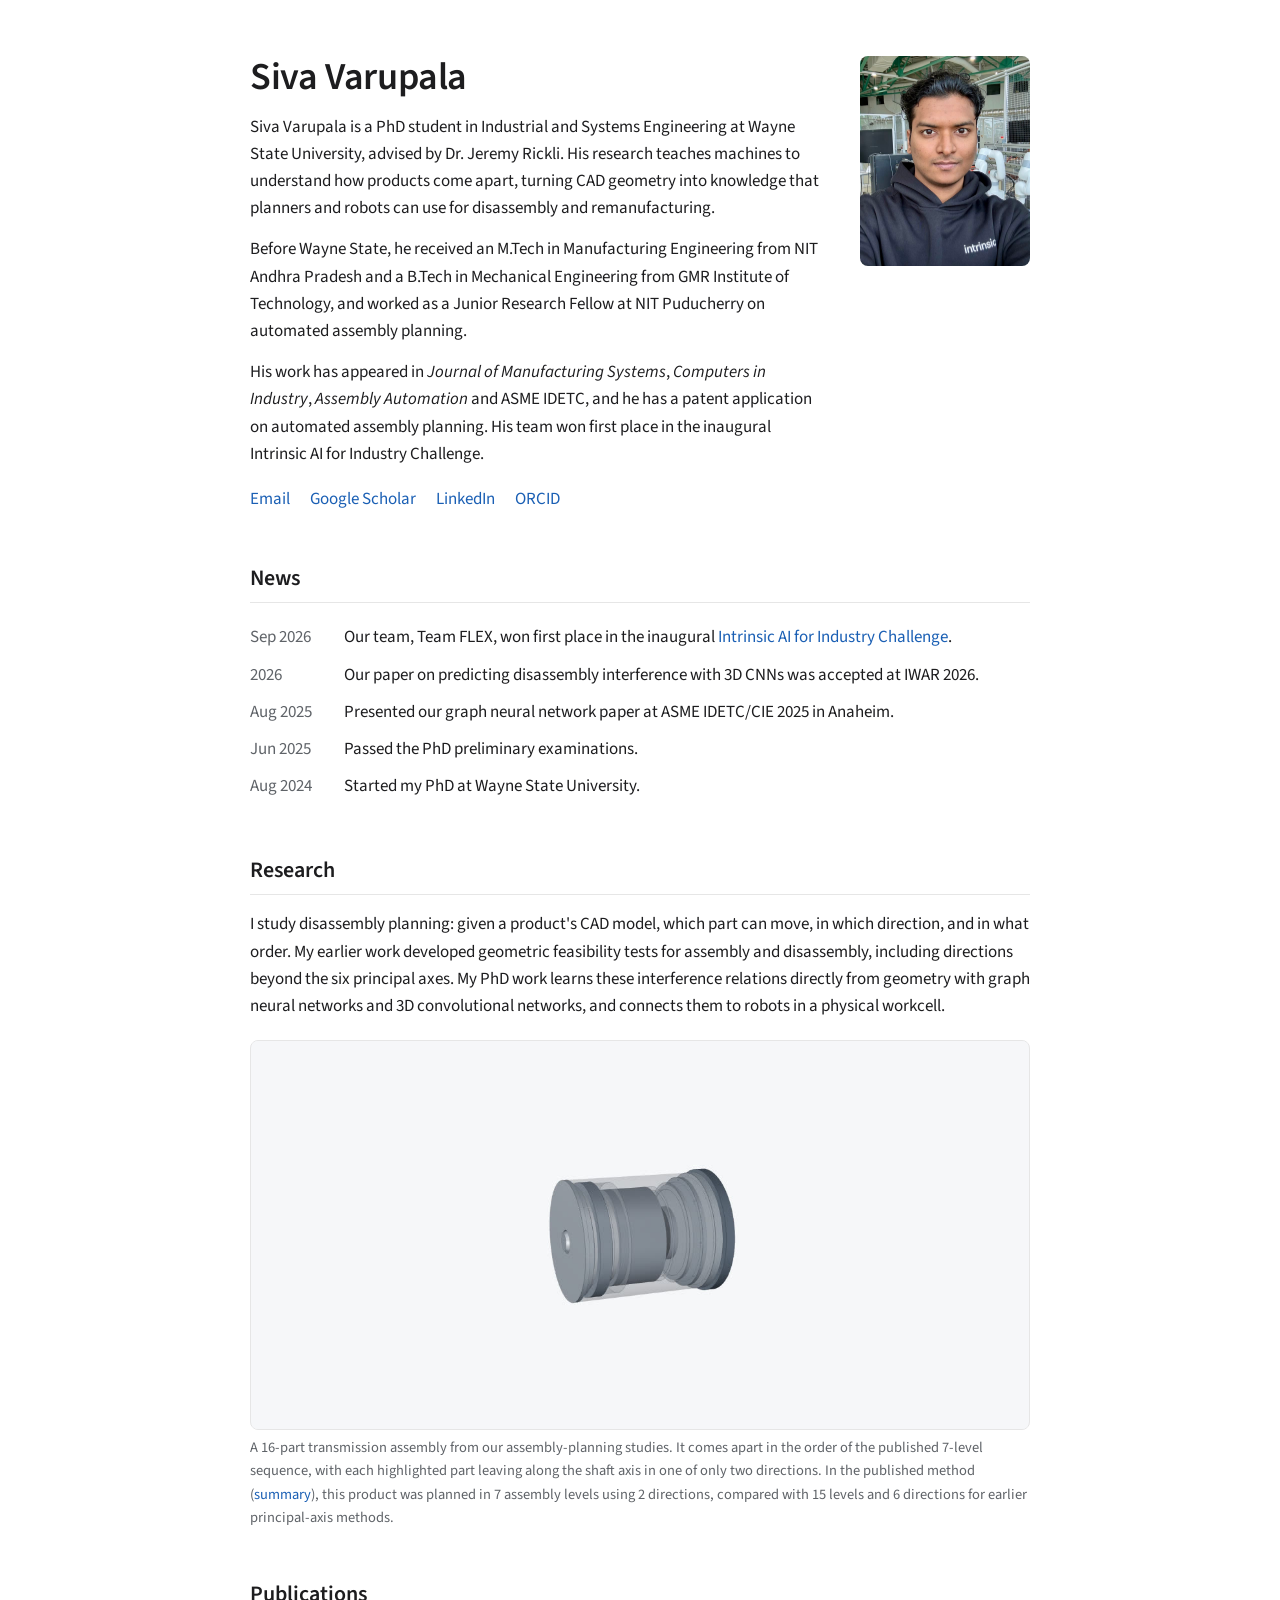
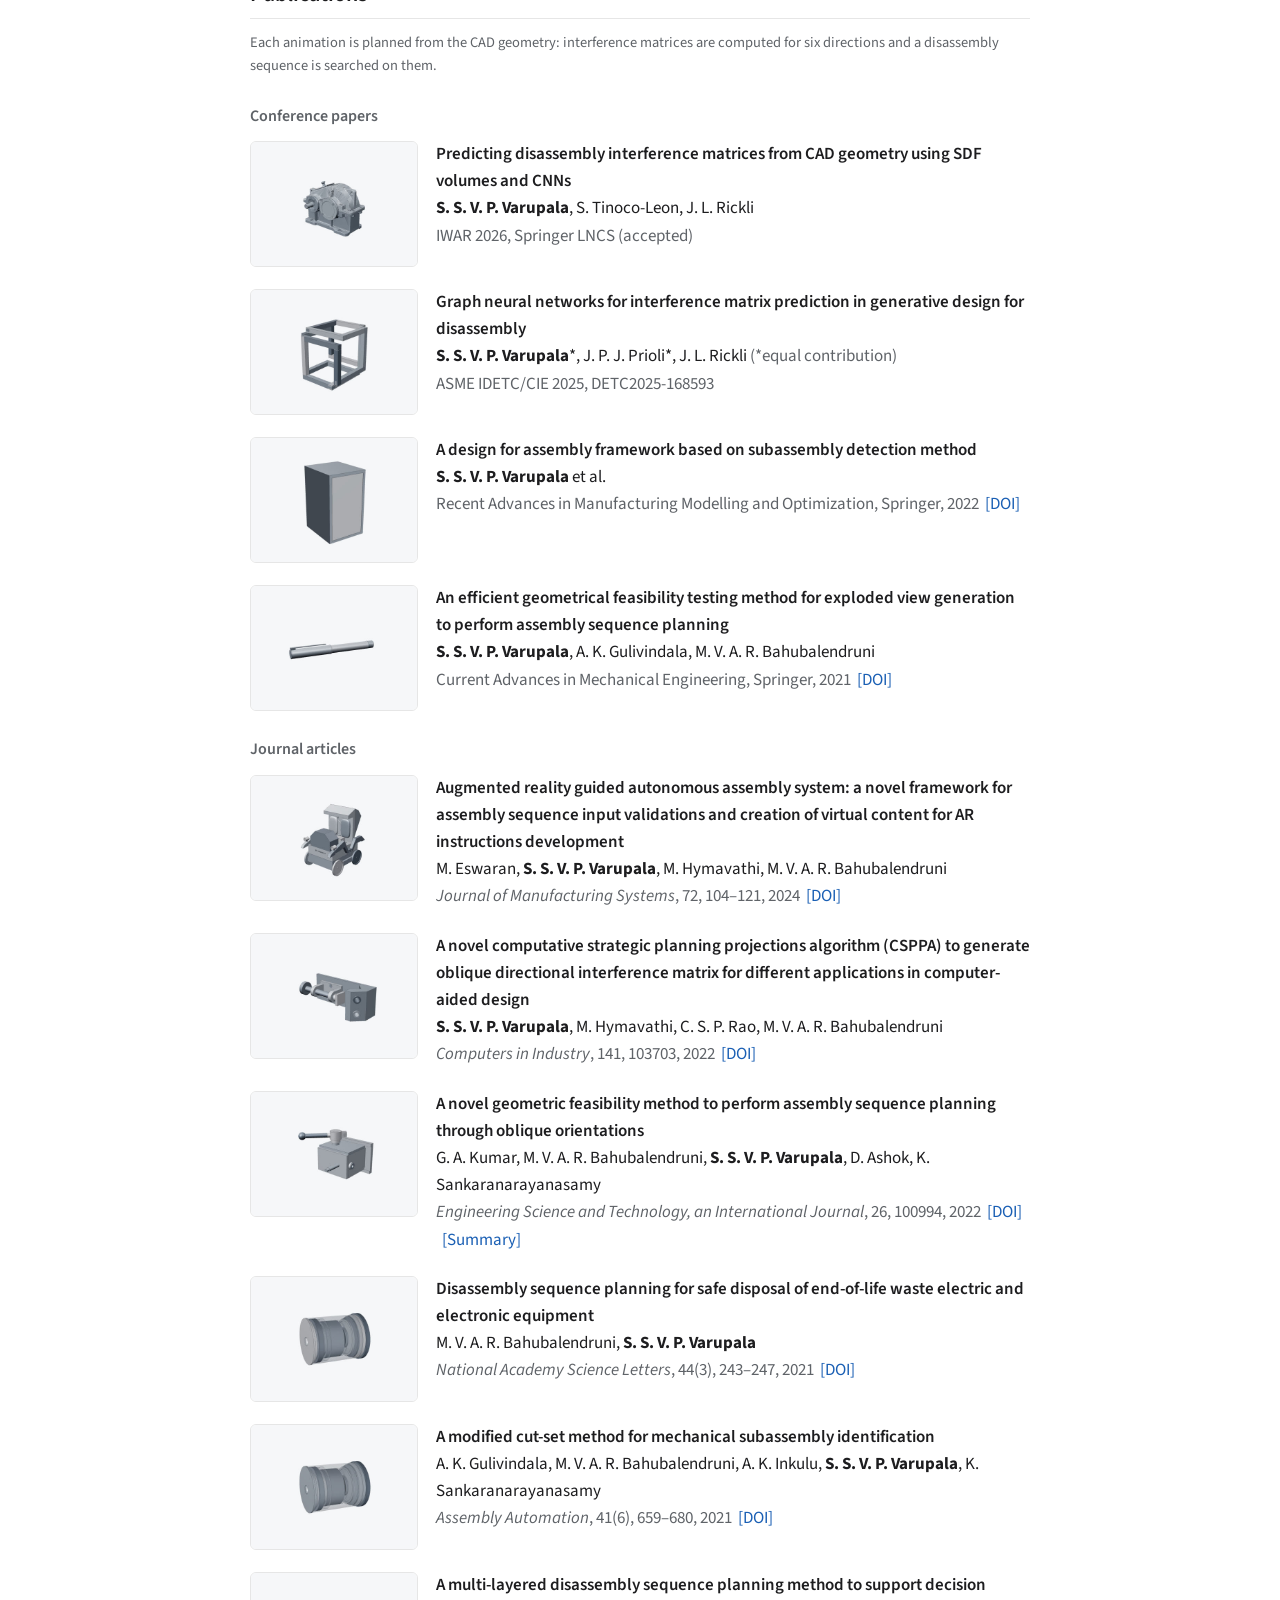
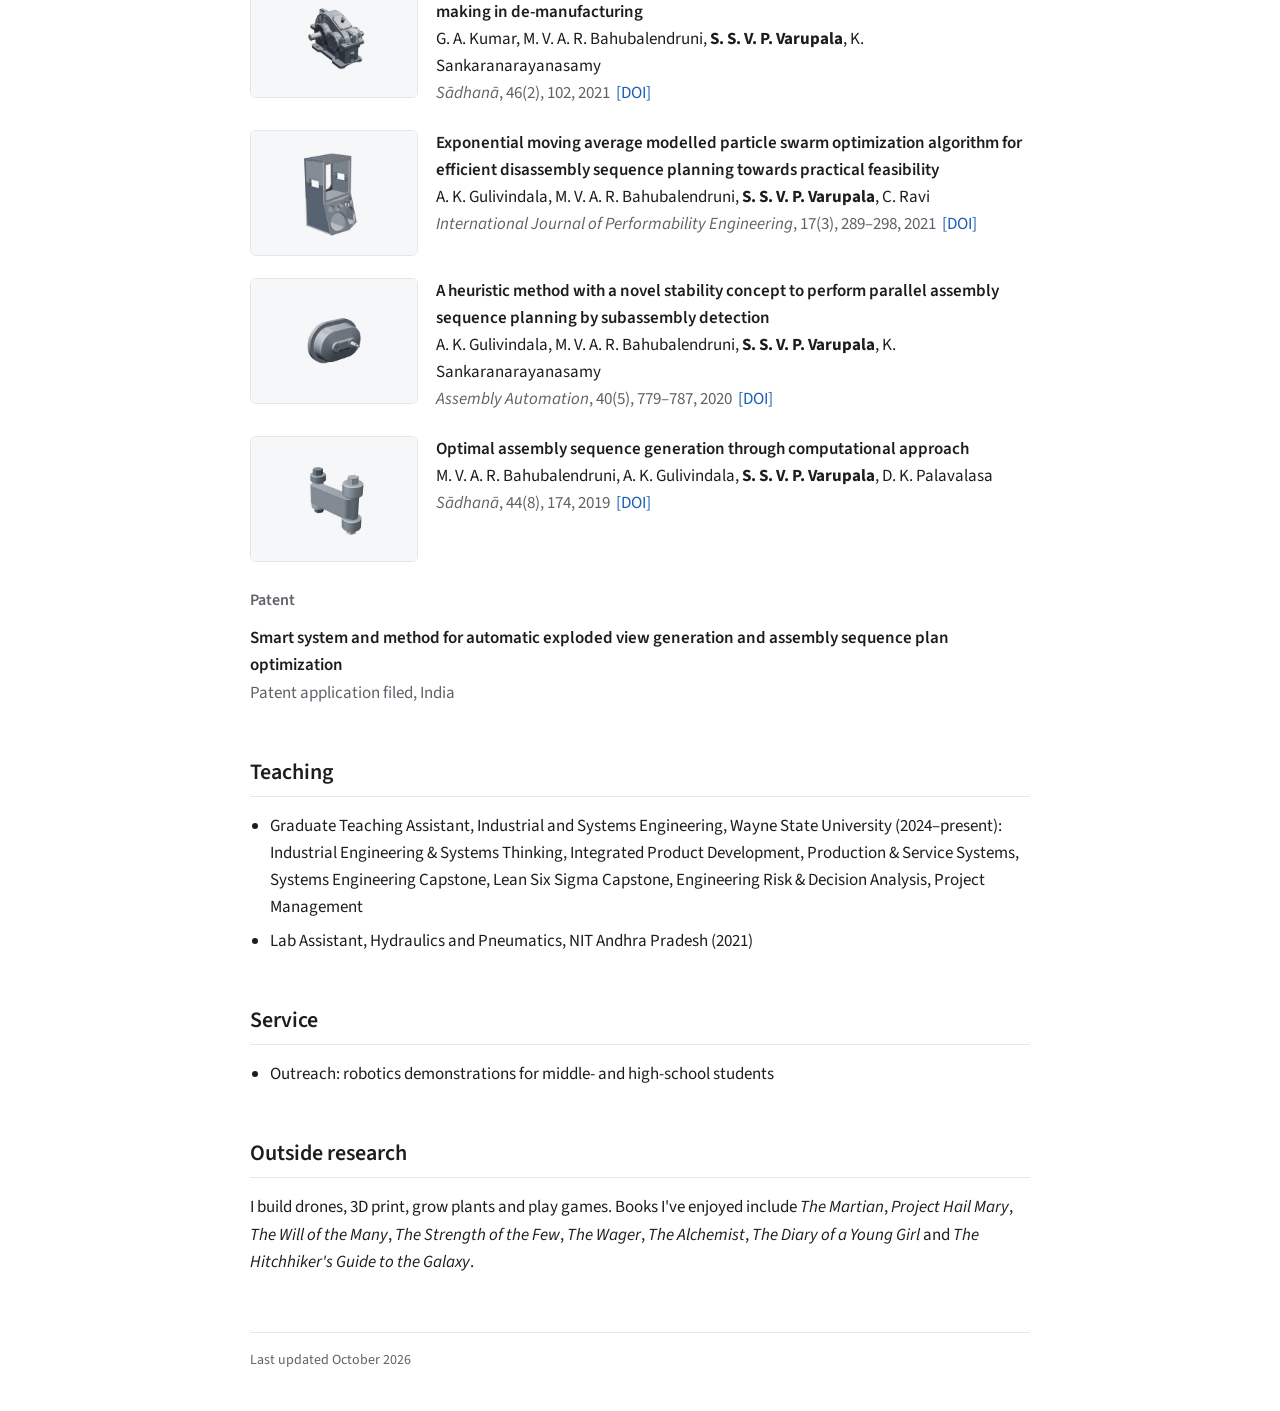
<file: index.html>
<!doctype html>
<html lang="en">
<head>
  <meta charset="utf-8" />
  <meta name="viewport" content="width=device-width, initial-scale=1" />
  <title>Siva Varupala</title>
  <meta name="description" content="Siva Varupala is a PhD student in Industrial and Systems Engineering at Wayne State University working on CAD-based disassembly planning and robotic disassembly." />
  <link rel="preconnect" href="https://fonts.googleapis.com" />
  <link rel="preconnect" href="https://fonts.gstatic.com" crossorigin />
  <link href="https://fonts.googleapis.com/css2?family=Source+Sans+3:wght@400;600&display=swap" rel="stylesheet" />
  <link rel="stylesheet" href="assets/css/site.css?v=3" />
</head>
<body>
  <main class="page">

    <header class="intro">
      <div>
        <h1>Siva Varupala</h1>
        <p>Siva Varupala is a PhD student in Industrial and Systems Engineering at Wayne State University, advised by Dr. Jeremy Rickli. His research teaches machines to understand how products come apart, turning CAD geometry into knowledge that planners and robots can use for disassembly and remanufacturing.</p>
        <p>Before Wayne State, he received an M.Tech in Manufacturing Engineering from NIT Andhra Pradesh and a B.Tech in Mechanical Engineering from GMR Institute of Technology, and worked as a Junior Research Fellow at NIT Puducherry on automated assembly planning.</p>
        <p>His work has appeared in <i>Journal of Manufacturing Systems</i>, <i>Computers in Industry</i>, <i>Assembly Automation</i> and ASME IDETC, and he has a patent application on automated assembly planning. His team won first place in the inaugural Intrinsic AI for Industry Challenge.</p>
        <div class="links">
          <a href="mailto:siva.varupala@gmail.com">Email</a>
          <!-- hidden for now: <a href="assets/cv/Varupala_CV.pdf" target="_blank" rel="noopener">CV</a> -->
          <a href="https://scholar.google.com/citations?user=gaBYi3kAAAAJ" target="_blank" rel="noopener">Google Scholar</a>
          <a href="https://www.linkedin.com/in/sivavarupala/" target="_blank" rel="noopener">LinkedIn</a>
          <!-- hidden for now: <a href="https://github.com/sivavarupala" target="_blank" rel="noopener">GitHub</a> -->
          <a href="https://orcid.org/0000-0002-7082-4203" target="_blank" rel="noopener">ORCID</a>
        </div>
      </div>
      <img class="photo" src="assets/img/portrait.jpg" alt="Siva Varupala in the robotics lab" width="680" height="850" />
    </header>

    <section>
      <h2>News</h2>
      <ul class="news">
        <li><span class="date">Sep 2026</span><span>Our team, Team FLEX, won first place in the inaugural <a href="https://www.intrinsic.ai/blog/posts/ai-for-industry-challenge" target="_blank" rel="noopener">Intrinsic AI for Industry Challenge</a>.</span></li>
        <li><span class="date">2026</span><span>Our paper on predicting disassembly interference with 3D CNNs was accepted at IWAR 2026.</span></li>
        <li><span class="date">Aug 2025</span><span>Presented our graph neural network paper at ASME IDETC/CIE 2025 in Anaheim.</span></li>
        <li><span class="date">Jun 2025</span><span>Passed the PhD preliminary examinations.</span></li>
        <li><span class="date">Aug 2024</span><span>Started my PhD at Wayne State University.</span></li>
      </ul>
    </section>

    <section>
      <h2>Research</h2>
      <p>I study disassembly planning: given a product's CAD model, which part can move, in which direction, and in what order. My earlier work developed geometric feasibility tests for assembly and disassembly, including directions beyond the six principal axes. My PhD work learns these interference relations directly from geometry with graph neural networks and 3D convolutional networks, and connects them to robots in a physical workcell.</p>

      <video class="hero-video" src="assets/video/hero.mp4" poster="assets/video/hero.jpg" autoplay muted loop playsinline preload="metadata" width="1200" height="600" aria-label="Animation of a 16-part transmission assembly being disassembled part by part along its shaft axis"></video>
      <p class="caption">A 16-part transmission assembly from our assembly-planning studies. It comes apart in the order of the published 7-level sequence, with each highlighted part leaving along the shaft axis in one of only two directions. In the published method (<a href="research/oblique-assembly-planning.html">summary</a>), this product was planned in 7 assembly levels using 2 directions, compared with 15 levels and 6 directions for earlier principal-axis methods.</p>
    </section>

    <section>
      <h2>Publications</h2>

      <p class="caption" style="margin-top:-4px">Each animation is planned from the CAD geometry: interference matrices are computed for six directions and a disassembly sequence is searched on them.</p>

      <p class="subhead">Conference papers</p>
      <ul class="pubs">
        <li class="pub"><video class="thumb" src="assets/video/iwar26.mp4" poster="assets/video/iwar26.jpg" autoplay muted loop playsinline preload="metadata" width="480" height="360" aria-hidden="true"></video><div><span class="title">Predicting disassembly interference matrices from CAD geometry using SDF volumes and CNNs</span>
          <span class="authors"><b>S. S. V. P. Varupala</b>, S. Tinoco-Leon, J. L. Rickli</span>
          <span class="venue">IWAR 2026, Springer LNCS (accepted)</span></div></li>
        <li class="pub"><video class="thumb" src="assets/video/idetc25.mp4" poster="assets/video/idetc25.jpg" autoplay muted loop playsinline preload="metadata" width="480" height="360" aria-hidden="true"></video><div><span class="title">Graph neural networks for interference matrix prediction in generative design for disassembly</span>
          <span class="authors"><b>S. S. V. P. Varupala</b>*, J. P. J. Prioli*, J. L. Rickli <span class="muted">(*equal contribution)</span></span>
          <span class="venue">ASME IDETC/CIE 2025, DETC2025-168593</span></div></li>
        <li class="pub"><video class="thumb" src="assets/video/dfa22.mp4" poster="assets/video/dfa22.jpg" autoplay muted loop playsinline preload="metadata" width="480" height="360" aria-hidden="true"></video><div><span class="title">A design for assembly framework based on subassembly detection method</span>
          <span class="authors"><b>S. S. V. P. Varupala</b> et al.</span>
          <span class="venue">Recent Advances in Manufacturing Modelling and Optimization, Springer, 2022<a href="https://doi.org/10.1007/978-981-16-9952-8_43" target="_blank" rel="noopener">[DOI]</a></span></div></li>
        <li class="pub"><video class="thumb" src="assets/video/exploded21.mp4" poster="assets/video/exploded21.jpg" autoplay muted loop playsinline preload="metadata" width="480" height="360" aria-hidden="true"></video><div><span class="title">An efficient geometrical feasibility testing method for exploded view generation to perform assembly sequence planning</span>
          <span class="authors"><b>S. S. V. P. Varupala</b>, A. K. Gulivindala, M. V. A. R. Bahubalendruni</span>
          <span class="venue">Current Advances in Mechanical Engineering, Springer, 2021<a href="https://doi.org/10.1007/978-981-33-4795-3_89" target="_blank" rel="noopener">[DOI]</a></span></div></li>
      </ul>

      <p class="subhead">Journal articles</p>
      <ul class="pubs">
        <li class="pub"><video class="thumb" src="assets/video/jms24.mp4" poster="assets/video/jms24.jpg" autoplay muted loop playsinline preload="metadata" width="480" height="360" aria-hidden="true"></video><div><span class="title">Augmented reality guided autonomous assembly system: a novel framework for assembly sequence input validations and creation of virtual content for AR instructions development</span>
          <span class="authors">M. Eswaran, <b>S. S. V. P. Varupala</b>, M. Hymavathi, M. V. A. R. Bahubalendruni</span>
          <span class="venue"><i>Journal of Manufacturing Systems</i>, 72, 104–121, 2024<a href="https://doi.org/10.1016/j.jmsy.2023.11.002" target="_blank" rel="noopener">[DOI]</a></span></div></li>
        <li class="pub"><video class="thumb" src="assets/video/csppa22.mp4" poster="assets/video/csppa22.jpg" autoplay muted loop playsinline preload="metadata" width="480" height="360" aria-hidden="true"></video><div><span class="title">A novel computative strategic planning projections algorithm (CSPPA) to generate oblique directional interference matrix for different applications in computer-aided design</span>
          <span class="authors"><b>S. S. V. P. Varupala</b>, M. Hymavathi, C. S. P. Rao, M. V. A. R. Bahubalendruni</span>
          <span class="venue"><i>Computers in Industry</i>, 141, 103703, 2022<a href="https://doi.org/10.1016/j.compind.2022.103703" target="_blank" rel="noopener">[DOI]</a></span></div></li>
        <li class="pub"><video class="thumb" src="assets/video/estij22.mp4" poster="assets/video/estij22.jpg" autoplay muted loop playsinline preload="metadata" width="480" height="360" aria-hidden="true"></video><div><span class="title">A novel geometric feasibility method to perform assembly sequence planning through oblique orientations</span>
          <span class="authors">G. A. Kumar, M. V. A. R. Bahubalendruni, <b>S. S. V. P. Varupala</b>, D. Ashok, K. Sankaranarayanasamy</span>
          <span class="venue"><i>Engineering Science and Technology, an International Journal</i>, 26, 100994, 2022<a href="https://doi.org/10.1016/j.jestch.2021.04.013" target="_blank" rel="noopener">[DOI]</a><a href="research/oblique-assembly-planning.html">[Summary]</a></span></div></li>
        <li class="pub"><video class="thumb" src="assets/video/nasl21.mp4" poster="assets/video/nasl21.jpg" autoplay muted loop playsinline preload="metadata" width="480" height="360" aria-hidden="true"></video><div><span class="title">Disassembly sequence planning for safe disposal of end-of-life waste electric and electronic equipment</span>
          <span class="authors">M. V. A. R. Bahubalendruni, <b>S. S. V. P. Varupala</b></span>
          <span class="venue"><i>National Academy Science Letters</i>, 44(3), 243–247, 2021<a href="https://doi.org/10.1007/s40009-020-00994-0" target="_blank" rel="noopener">[DOI]</a></span></div></li>
        <li class="pub"><video class="thumb" src="assets/video/cutset21.mp4" poster="assets/video/cutset21.jpg" autoplay muted loop playsinline preload="metadata" width="480" height="360" aria-hidden="true"></video><div><span class="title">A modified cut-set method for mechanical subassembly identification</span>
          <span class="authors">A. K. Gulivindala, M. V. A. R. Bahubalendruni, A. K. Inkulu, <b>S. S. V. P. Varupala</b>, K. Sankaranarayanasamy</span>
          <span class="venue"><i>Assembly Automation</i>, 41(6), 659–680, 2021<a href="https://doi.org/10.1108/AA-05-2021-0057" target="_blank" rel="noopener">[DOI]</a></span></div></li>
        <li class="pub"><video class="thumb" src="assets/video/multilayer21.mp4" poster="assets/video/multilayer21.jpg" autoplay muted loop playsinline preload="metadata" width="480" height="360" aria-hidden="true"></video><div><span class="title">A multi-layered disassembly sequence planning method to support decision making in de-manufacturing</span>
          <span class="authors">G. A. Kumar, M. V. A. R. Bahubalendruni, <b>S. S. V. P. Varupala</b>, K. Sankaranarayanasamy</span>
          <span class="venue"><i>Sādhanā</i>, 46(2), 102, 2021<a href="https://doi.org/10.1007/s12046-021-01622-3" target="_blank" rel="noopener">[DOI]</a></span></div></li>
        <li class="pub"><video class="thumb" src="assets/video/ijpe21.mp4" poster="assets/video/ijpe21.jpg" autoplay muted loop playsinline preload="metadata" width="480" height="360" aria-hidden="true"></video><div><span class="title">Exponential moving average modelled particle swarm optimization algorithm for efficient disassembly sequence planning towards practical feasibility</span>
          <span class="authors">A. K. Gulivindala, M. V. A. R. Bahubalendruni, <b>S. S. V. P. Varupala</b>, C. Ravi</span>
          <span class="venue"><i>International Journal of Performability Engineering</i>, 17(3), 289–298, 2021<a href="https://doi.org/10.23940/ijpe.21.03.p4.289298" target="_blank" rel="noopener">[DOI]</a></span></div></li>
        <li class="pub"><video class="thumb" src="assets/video/heuristic20.mp4" poster="assets/video/heuristic20.jpg" autoplay muted loop playsinline preload="metadata" width="480" height="360" aria-hidden="true"></video><div><span class="title">A heuristic method with a novel stability concept to perform parallel assembly sequence planning by subassembly detection</span>
          <span class="authors">A. K. Gulivindala, M. V. A. R. Bahubalendruni, <b>S. S. V. P. Varupala</b>, K. Sankaranarayanasamy</span>
          <span class="venue"><i>Assembly Automation</i>, 40(5), 779–787, 2020<a href="https://doi.org/10.1108/AA-01-2020-0017" target="_blank" rel="noopener">[DOI]</a></span></div></li>
        <li class="pub"><video class="thumb" src="assets/video/sadhana19.mp4" poster="assets/video/sadhana19.jpg" autoplay muted loop playsinline preload="metadata" width="480" height="360" aria-hidden="true"></video><div><span class="title">Optimal assembly sequence generation through computational approach</span>
          <span class="authors">M. V. A. R. Bahubalendruni, A. K. Gulivindala, <b>S. S. V. P. Varupala</b>, D. K. Palavalasa</span>
          <span class="venue"><i>Sādhanā</i>, 44(8), 174, 2019<a href="https://doi.org/10.1007/s12046-019-1157-2" target="_blank" rel="noopener">[DOI]</a></span></div></li>
      </ul>

      <p class="subhead">Patent</p>
      <ul class="pubs">
        <li><span class="title">Smart system and method for automatic exploded view generation and assembly sequence plan optimization</span>
          <span class="venue">Patent application filed, India</span></li>
      </ul>
    </section>

    <section>
      <h2>Teaching</h2>
      <ul class="plain">
        <li>Graduate Teaching Assistant, Industrial and Systems Engineering, Wayne State University (2024–present): Industrial Engineering &amp; Systems Thinking, Integrated Product Development, Production &amp; Service Systems, Systems Engineering Capstone, Lean Six Sigma Capstone, Engineering Risk &amp; Decision Analysis, Project Management</li>
        <li>Lab Assistant, Hydraulics and Pneumatics, NIT Andhra Pradesh (2021)</li>
      </ul>
    </section>

    <section>
      <h2>Service</h2>
      <ul class="plain">
        <li>Outreach: robotics demonstrations for middle- and high-school students</li>
      </ul>
    </section>

    <section>
      <h2>Outside research</h2>
      <p>I build drones, 3D print, grow plants and play games. Books I've enjoyed include <i>The Martian</i>, <i>Project Hail Mary</i>, <i>The Will of the Many</i>, <i>The Strength of the Few</i>, <i>The Wager</i>, <i>The Alchemist</i>, <i>The Diary of a Young Girl</i> and <i>The Hitchhiker's Guide to the Galaxy</i>.</p>
    </section>

    <footer>Last updated October 2026</footer>
  </main>

  <script>
    // Respect reduced-motion preferences: show the poster frame instead of looping.
    if (matchMedia("(prefers-reduced-motion: reduce)").matches) {
      document.querySelectorAll("video[autoplay]").forEach((v) => { v.removeAttribute("autoplay"); v.pause(); });
    }
  </script>
</body>
</html>
</file>
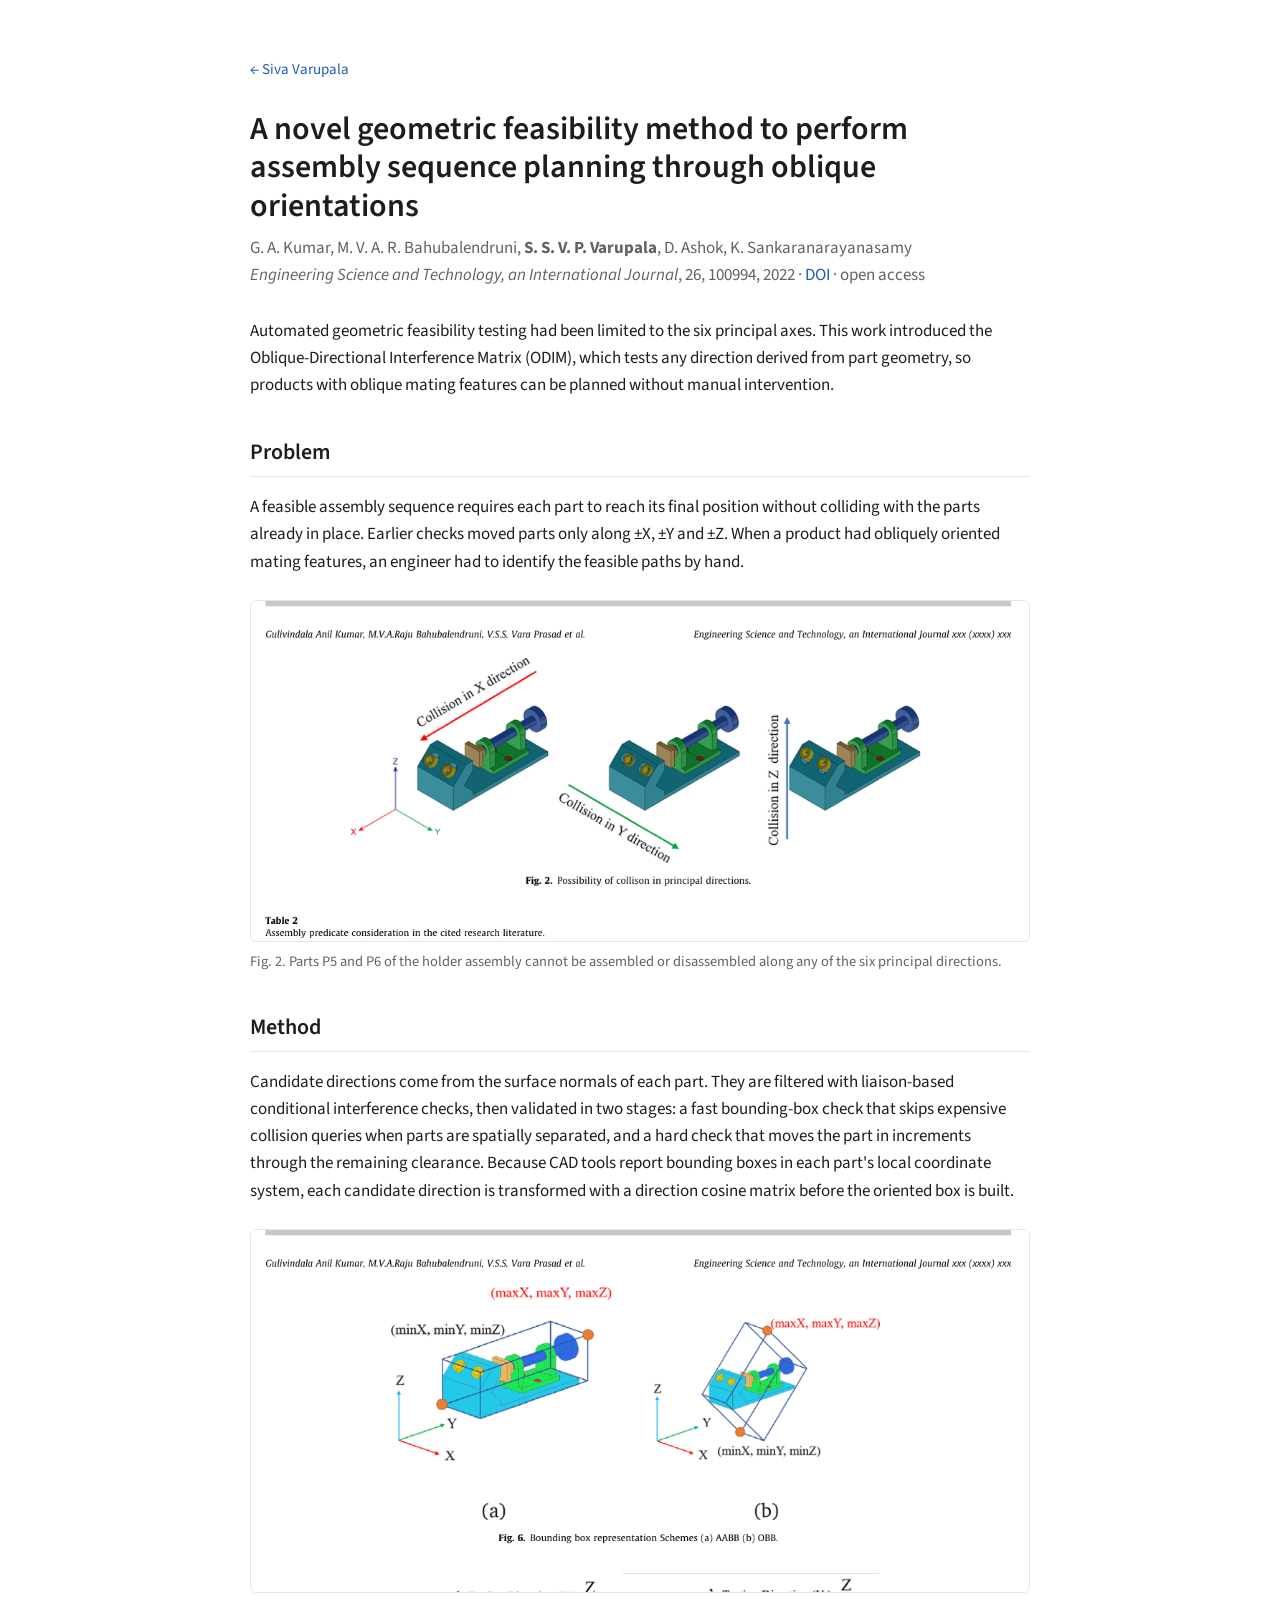
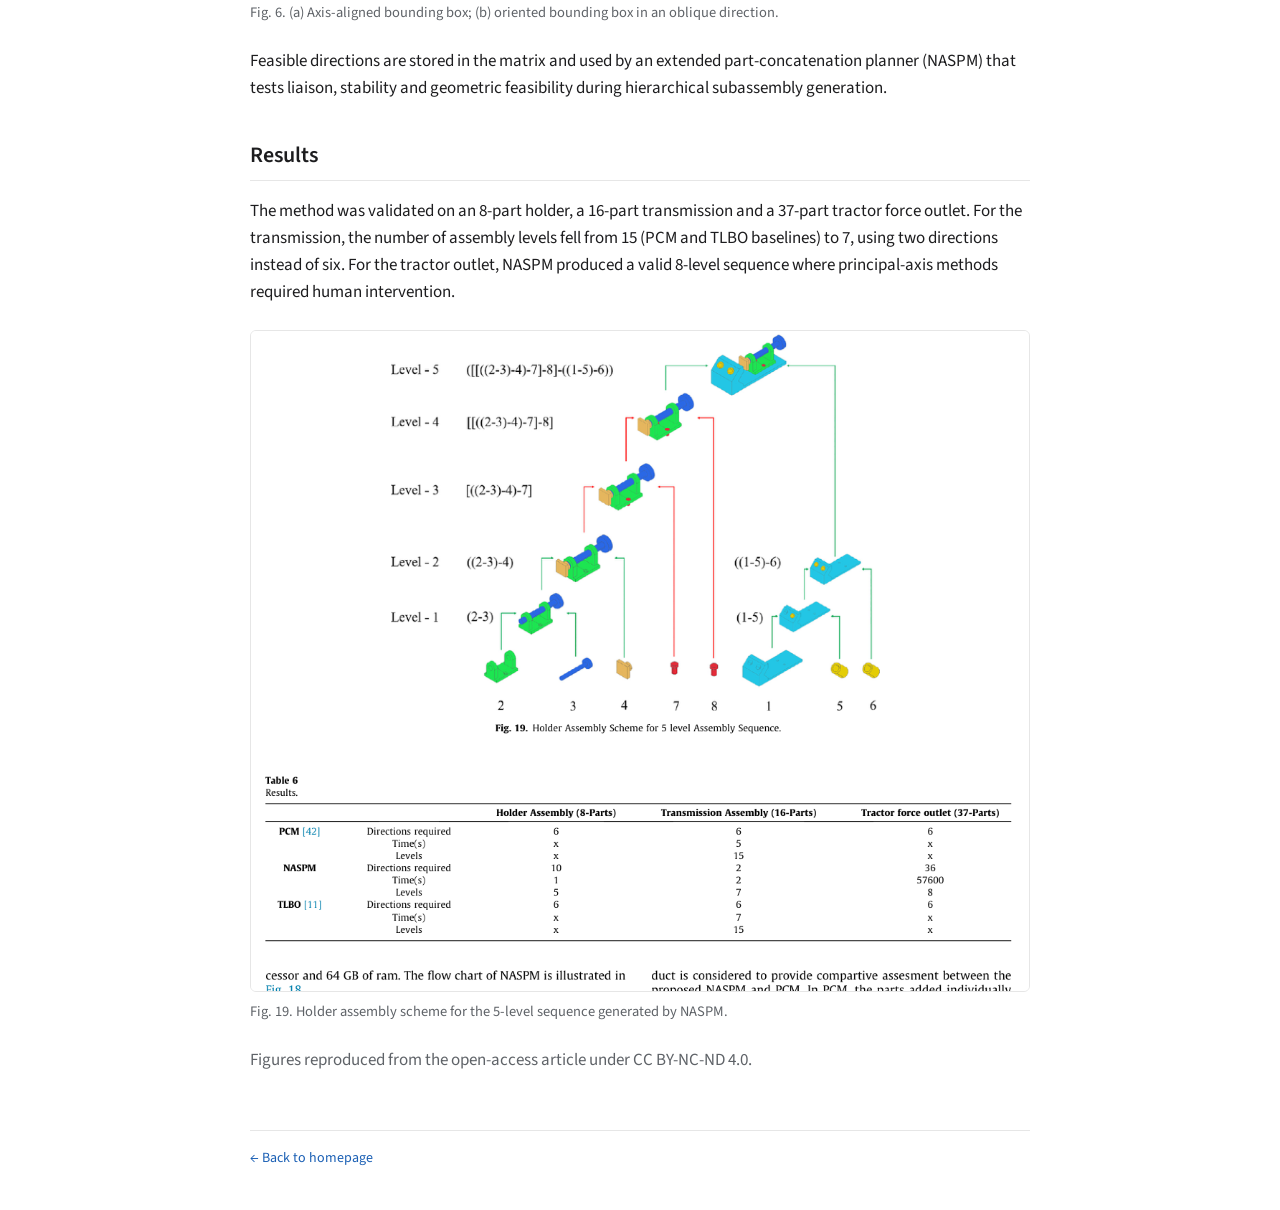
<file: research/oblique-assembly-planning.html>
<!doctype html>
<html lang="en">
<head>
  <meta charset="utf-8" />
  <meta name="viewport" content="width=device-width, initial-scale=1" />
  <title>Oblique Assembly Planning — Siva Varupala</title>
  <meta name="description" content="Summary of a geometric feasibility method (ODIM) that extends automated assembly sequence planning beyond the six principal axes. Engineering Science and Technology, an International Journal, 2022." />
  <link rel="preconnect" href="https://fonts.googleapis.com" />
  <link rel="preconnect" href="https://fonts.gstatic.com" crossorigin />
  <link href="https://fonts.googleapis.com/css2?family=Source+Sans+3:wght@400;600&display=swap" rel="stylesheet" />
  <link rel="stylesheet" href="../assets/css/site.css?v=3" />
</head>
<body>
  <main class="page note">
    <a class="back" href="../index.html">← Siva Varupala</a>
    <h1>A novel geometric feasibility method to perform assembly sequence planning through oblique orientations</h1>
    <p class="meta">G. A. Kumar, M. V. A. R. Bahubalendruni, <b>S. S. V. P. Varupala</b>, D. Ashok, K. Sankaranarayanasamy<br />
      <i>Engineering Science and Technology, an International Journal</i>, 26, 100994, 2022 ·
      <a href="https://doi.org/10.1016/j.jestch.2021.04.013" target="_blank" rel="noopener">DOI</a> · open access</p>

    <p>Automated geometric feasibility testing had been limited to the six principal axes. This work introduced the Oblique-Directional Interference Matrix (ODIM), which tests any direction derived from part geometry, so products with oblique mating features can be planned without manual intervention.</p>

    <h2>Problem</h2>
    <p>A feasible assembly sequence requires each part to reach its final position without colliding with the parts already in place. Earlier checks moved parts only along ±X, ±Y and ±Z. When a product had obliquely oriented mating features, an engineer had to identify the feasible paths by hand.</p>
    <figure>
      <img src="../assets/img/fig2-principal-collision.png" alt="A holder assembly colliding with surrounding parts when moved along each of the three principal axes" loading="lazy" />
      <figcaption>Fig. 2. Parts P5 and P6 of the holder assembly cannot be assembled or disassembled along any of the six principal directions.</figcaption>
    </figure>

    <h2>Method</h2>
    <p>Candidate directions come from the surface normals of each part. They are filtered with liaison-based conditional interference checks, then validated in two stages: a fast bounding-box check that skips expensive collision queries when parts are spatially separated, and a hard check that moves the part in increments through the remaining clearance. Because CAD tools report bounding boxes in each part's local coordinate system, each candidate direction is transformed with a direction cosine matrix before the oriented box is built.</p>
    <figure>
      <img src="../assets/img/fig6-bounding-boxes.png" alt="Axis-aligned and oriented bounding boxes around the eight-part holder assembly" loading="lazy" />
      <figcaption>Fig. 6. (a) Axis-aligned bounding box; (b) oriented bounding box in an oblique direction.</figcaption>
    </figure>
    <p>Feasible directions are stored in the matrix and used by an extended part-concatenation planner (NASPM) that tests liaison, stability and geometric feasibility during hierarchical subassembly generation.</p>

    <h2>Results</h2>
    <p>The method was validated on an 8-part holder, a 16-part transmission and a 37-part tractor force outlet. For the transmission, the number of assembly levels fell from 15 (PCM and TLBO baselines) to 7, using two directions instead of six. For the tractor outlet, NASPM produced a valid 8-level sequence where principal-axis methods required human intervention.</p>
    <figure>
      <img src="../assets/img/fig19-assembly-scheme.png" alt="Five-level hierarchical holder assembly scheme generated by NASPM" loading="lazy" />
      <figcaption>Fig. 19. Holder assembly scheme for the 5-level sequence generated by NASPM.</figcaption>
    </figure>
    <p class="muted">Figures reproduced from the open-access article under CC BY-NC-ND 4.0.</p>

    <footer><a href="../index.html">← Back to homepage</a></footer>
  </main>
</body>
</html>
</file>
<file: assets/css/site.css>
/* Siva Varupala — academic homepage */

:root {
  --ink: #1d1d1f;
  --muted: #5f6368;
  --line: #e6e6e6;
  --link: #1a5fb4;
  --soft: #f6f7f9;
  --sans: "Source Sans 3", system-ui, -apple-system, "Segoe UI", Roboto, sans-serif;
}

* { box-sizing: border-box; }

body {
  margin: 0;
  background: #fff;
  color: var(--ink);
  font-family: var(--sans);
  font-size: 17px;
  line-height: 1.6;
}

img { max-width: 100%; height: auto; display: block; }
a { color: var(--link); text-decoration: none; }
a:hover { text-decoration: underline; }

.page { max-width: 820px; margin: 0 auto; padding: 56px 20px 40px; }

/* Intro */
.intro { display: grid; grid-template-columns: 1fr 170px; gap: 36px; align-items: start; }
.intro h1 { font-size: 38px; font-weight: 600; letter-spacing: -0.01em; margin: 0 0 14px; line-height: 1.15; }
.intro p { margin: 0 0 14px; }
.photo { width: 170px; height: 210px; object-fit: cover; object-position: center top; border-radius: 8px; background: var(--soft); }
.links { display: flex; flex-wrap: wrap; gap: 6px 20px; margin-top: 18px; }

@media (max-width: 640px) {
  .page { padding-top: 32px; }
  .intro { grid-template-columns: 1fr; gap: 20px; }
  .intro .photo { order: -1; width: 130px; height: 160px; }
  .intro h1 { font-size: 32px; }
}

/* Sections */
h2 { font-size: 22px; font-weight: 600; margin: 48px 0 16px; padding-bottom: 6px; border-bottom: 1px solid var(--line); }
section p { margin: 0 0 14px; }
.muted { color: var(--muted); }

/* News */
.news { list-style: none; margin: 0; padding: 0; }
.news li { display: grid; grid-template-columns: 82px 1fr; gap: 12px; padding: 5px 0; }
.news .date { color: var(--muted); font-variant-numeric: tabular-nums; }

/* Figures and videos */
.hero-video { display: block; width: 100%; height: auto; aspect-ratio: 2 / 1; border: 1px solid var(--line); border-radius: 8px; background: var(--soft); margin: 20px 0 6px; }
.caption { font-size: 14.5px; color: var(--muted); margin: 6px 0 0; }

/* Publications */
.pubs { list-style: none; margin: 0; padding: 0; }
.pubs li { margin: 0 0 18px; }
.pubs li.pub { display: grid; grid-template-columns: 168px 1fr; gap: 18px; align-items: start; margin-bottom: 22px; }
.thumb { width: 168px; height: 126px; object-fit: cover; border: 1px solid var(--line); border-radius: 6px; background: var(--soft); display: block; }
@media (max-width: 560px) {
  .pubs li.pub { grid-template-columns: 112px 1fr; gap: 12px; }
  .thumb { width: 112px; height: 84px; }
}
.pubs .title { font-weight: 600; }
.pubs .authors, .pubs .venue { display: block; }
.pubs .venue { color: var(--muted); }
.pubs .venue a { margin-left: 6px; }
.subhead { font-size: 16px; font-weight: 600; color: var(--muted); margin: 26px 0 12px; }

/* Lists */
.plain { margin: 0; padding-left: 20px; }
.plain li { margin: 0 0 6px; }

footer { margin-top: 56px; padding-top: 16px; border-top: 1px solid var(--line); font-size: 14px; color: var(--muted); }

/* Research note page */
.back { font-size: 15px; display: inline-block; margin-bottom: 28px; }
.note h1 { font-size: 32px; font-weight: 600; line-height: 1.2; margin: 0 0 10px; }
.note .meta { color: var(--muted); margin: 0 0 28px; }
.note h2 { margin-top: 36px; }
.note figure { margin: 24px 0; }
.note figure img { border: 1px solid var(--line); border-radius: 6px; }
.note figcaption { font-size: 14.5px; color: var(--muted); margin-top: 8px; }
</file>
